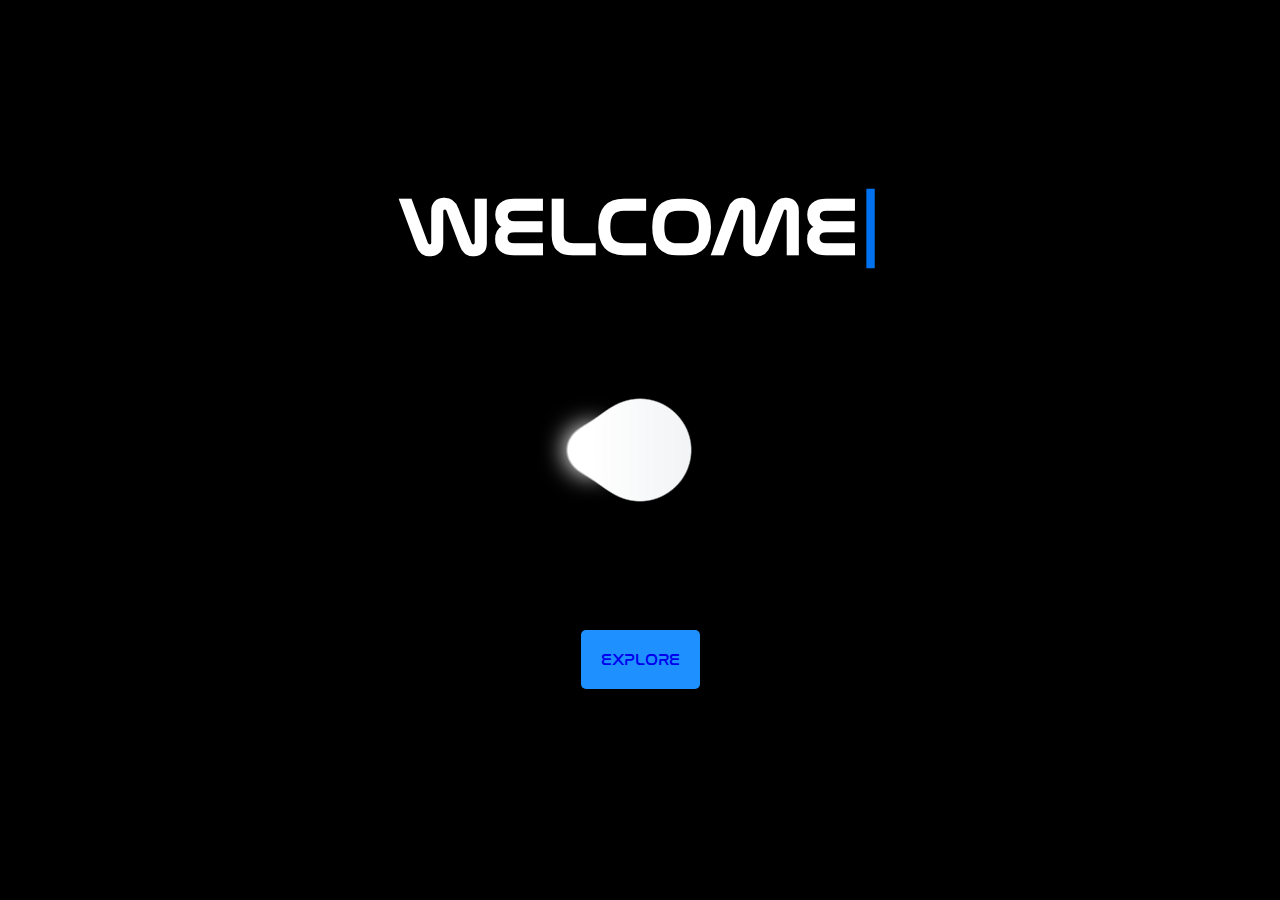
<file: index.html>
<!DOCTYPE html>
<html lang="en">
  <head>
    <meta charset="UTF-8" />
    <meta http-equiv="X-UA-Compatible" content="IE=edge" />
    <meta name="viewport" content="width=device-width, initial-scale=1.0" />
    <title>Typewriter Effect</title>
    <link rel="stylesheet" href="./CSS/typing.css">
  </head>
  <body>
    <div class="container">
        <div class="typing">
            <h1>
                <span id="typewriter"></span
                  ><span id="cursor">|</span>
                </h1>
        </div>
        <div class="model">
            <div class="blobs">
                <div class="blob four move"></div>
                <div class="norm blob one"></div>
              </div>
              
              <svg xmlns="http://www.w3.org/2000/svg" version="1.1">
                <defs>
                  <filter id="goo">
                    <feGaussianBlur in="SourceGraphic" stdDeviation="10" result="blur" />
                    <feColorMatrix in="blur" mode="matrix" values="1 0 0 0 0  0 1 0 0 0  0 0 1 0 0  0 0 0 18 -7" result="goo" />
                    <feBlend in="SourceGraphic" in2="goo" />
                    </filter>
                </defs>
              </svg>
        </div>
        <div class="button"><a href="./HTML/Home.html">EXPLORE</a></div>
    </div>
    
    <script>
      function sleep(ms) {
        return new Promise((resolve) => setTimeout(resolve, ms));
      }

      const phrases = ["WELCOME TO THE ECLIPSE WORLD!","WELCOME TO THE ECLIPSORERS!"];
      const el = document.getElementById("typewriter");

      let sleepTime = 100;

      let curPhraseIndex = 0;

      const writeLoop = async () => {
        while (true) {
          let curWord = phrases[curPhraseIndex];

          for (let i = 0; i < curWord.length; i++) {
            el.innerText = curWord.substring(0, i + 1);
            await sleep(sleepTime);
          }

          await sleep(sleepTime * 10);

          for (let i = curWord.length; i > 0; i--) {
            el.innerText = curWord.substring(0, i - 1);
            await sleep(sleepTime);
          }

          await sleep(sleepTime * 5);

          if (curPhraseIndex === phrases.length - 1) {
            curPhraseIndex = 0;
          } else {
            curPhraseIndex++;
          }
        }
      };

      writeLoop();
    </script>
  </body>
</html>
</file>
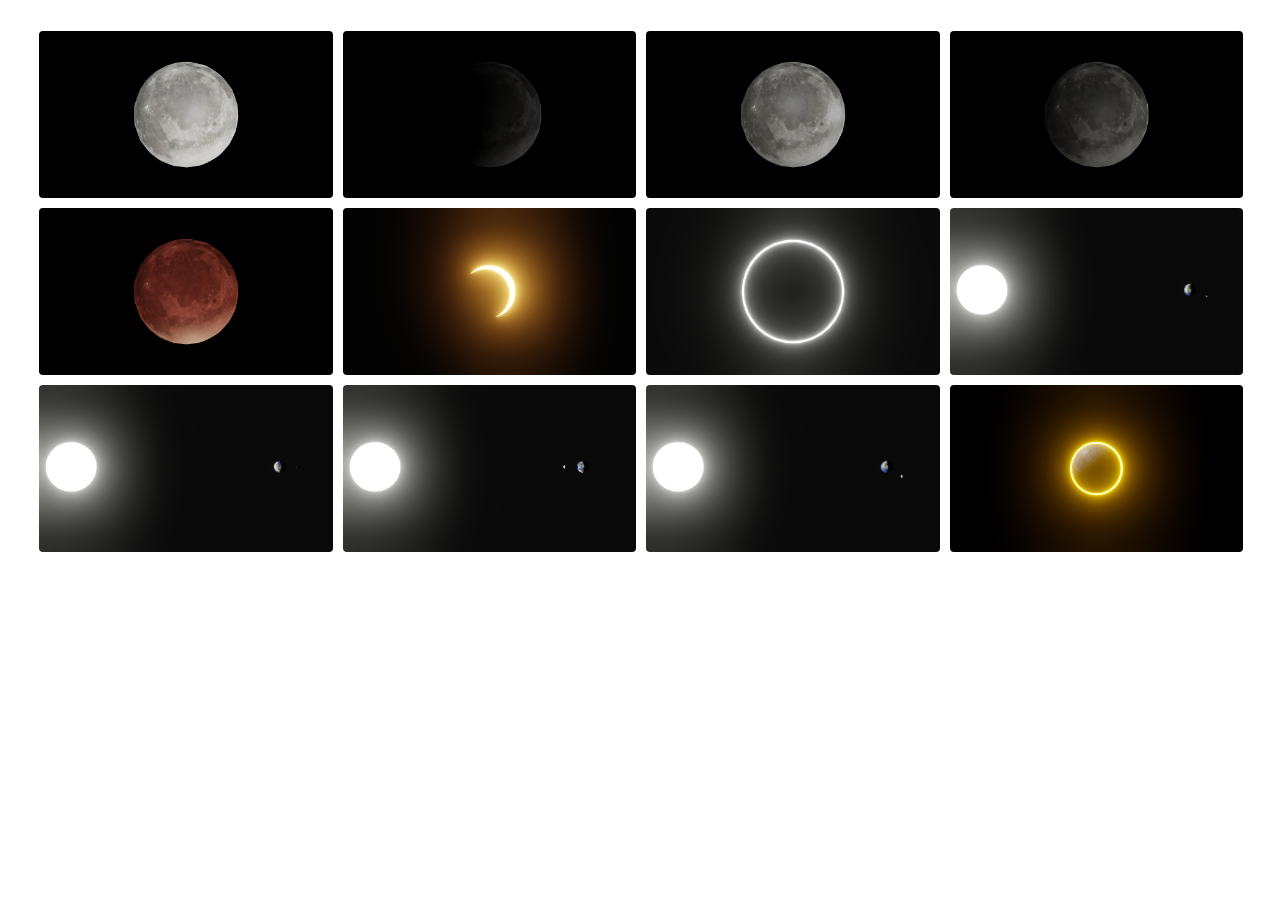
<file: HTML/gallery.html>
<!DOCTYPE html>
<html lang="en">
<head>
    <meta charset="UTF-8">
    <meta name="viewport" content="width=device-width, initial-scale=1.0">
    <title>Gallery</title>
</head>
<style>
    body{
        background-image: url("https://images.wallpaperscraft.com/image/single/stars_space_black_207055_3840x2400.jpg");
        background-repeat: no-repeat;
        background-size: cover;
    }
    .container{
        margin: 30px;
        display: grid;
        grid-template-columns: repeat(4,1fr);
        row-gap: 10px;
        column-gap: 10px;
    }
    img{
        width: 100%;
        height: 100%;
        border: 1px solid white;
        border-radius: 5px;
    }
</style>
<body>
    <div class="container">
        <img src="../Gallery/moon_normal.png" alt="Normal">
        <img src="../Gallery/moon_partial.png" alt="Partial">
        <img src="../Gallery/moon_penumbral.png" alt="penumbral">
        <img src="../Gallery/moon_penumbral1.png" alt="penumbral">
        <img src="../Gallery/moon_total.png" alt="total">
        <img src="../Gallery/partial.png" alt="partial">
        <img src="../Gallery/solar_eclipse.png"alt="solar">
        <img src="../Gallery/top_view2.png"alt="eclipse">
        <img src="../Gallery/top_view3.png"alt="eclipse">
        <img src="../Gallery/top_view4.png"alt="eclipse">
        <img src="../Gallery/top_view1.png"alt="eclipse">
        <img src="../Gallery/annular.png"alt="eclipse">
    </div>
</body>
</html>
</file>
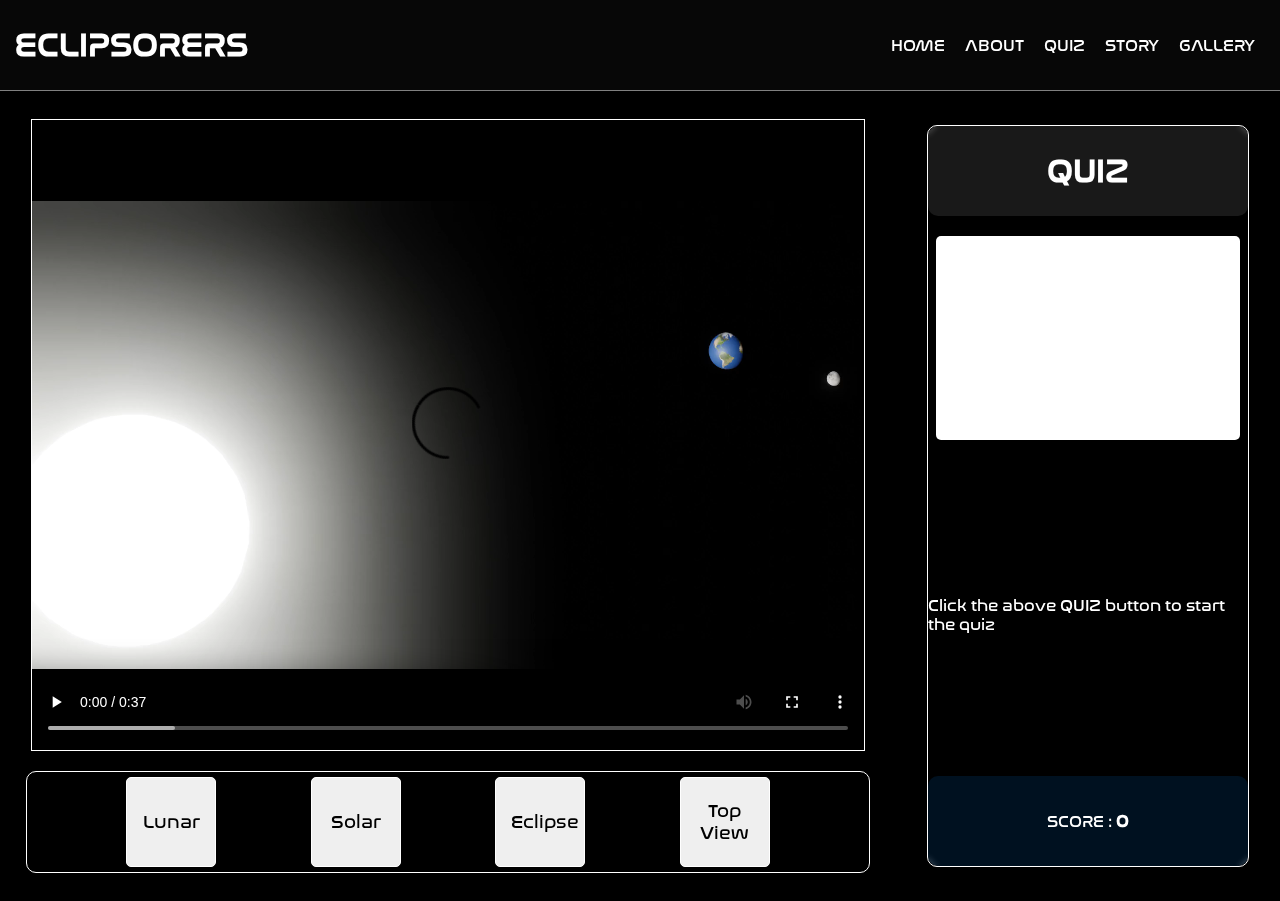
<file: HTML/Home.html>
<!DOCTYPE html>
<html lang="en">
<head>
    <meta charset="UTF-8">
    <meta name="viewport" content="width=device-width, initial-scale=1.0">
    <title>ECLIPSORERS</title>
    <link rel="stylesheet" href="../CSS/home.css">
    <script defer src="../js/quiz.js"></script>
</head>

<body class="centers">
    <div class="top ">
        <div class="name center">
            <h1>
                ECLIPSORERS
            </h1>

        </div>
        <div class="nav ">
            <a href="../index.html"><div class="navElement">Home</div></a>
            <a href="https://www.spaceappschallenge.org/2023/find-a-team/eclipsorers/?tab=members"><div class="navElement">About</div></a>
            <div class="navElement quizbtn">Quiz</div>
            <a href="../HTML/story.html"><div class="navElement storybtn">Story</div></a>
            <a href="../HTML/gallery.html"><div class="navElement gallery">gallery</div></a>
        </div>
    </div>
    <div class="page center">
        <div class="videoCont centers">
            <div class="video">
                <video class="Eclipses" width="100%" height="100%" controls>
                    <source src="../Videos/final.mkv" type="video/mp4">
                </video>
                <video class="eclipse lunar" width="100%" height="100%" controls>
                    <source src="../Videos/lunar_eclipse.mkv" type="video/mp4">
                </video>
                <video class="eclipse solar" width="100%" height="100%" controls>
                    <source src="../Videos/solarfull.mkv" type="video/mp4">
                </video>
                <video class="eclipse topview" width="100%" height="100%" controls>
                    <source src="../Videos/top_view.mkv" type="video/mp4">
                </video>
            </div>
            <div class="LunarSolarButton ">
                <button class="choose lunarbutton">Lunar</button>
                <button class="choose solarbutton">Solar</button>
                <button class="choose eclipsebutton">Eclipse</button>
                <button class="choose topviewbutton">Top View</button>
            </div>
        </div>
        <div class="quizCont centers">
            <div class="quiz">
                <div class="head center">
                    <h1>QUIZ</h1>
                </div>
                <div class="body">
                    <div class="question-cont ">
                        <div class="question"><!-- The cross-section of the objects involved in an astronomical eclipse is _____ shaped. --></div>
                        <div class="answer-cont">
                            <!-- <div class="answer center one">Star</div>
                            <div class="answer center two">Rectangular</div>
                            <div class="answer center three">Pentagon</div>
                            <div class="answer center four">Disk</div> -->
                            <p>Click the above QUIZ button to start the quiz</p>
                        </div>
                    </div>
                </div>
                <div class="foot">
                   <div class="previous f-button">PREV</div>
                   <div class="score">SCORE : <span class="s-value">0</span></div>
                   <div class="next f-button">NXT</div>
                </div>
            </div>
        </div>
    </div>
    
</body>

</html>
</file>
<file: CSS/typing.css>
@font-face {
    font-family: spaceUI;
    src: url(../fonts/nasalization-rg.otf);
}
      * {
        padding: 0;
        margin: 0;
        box-sizing: border-box;
        font-family: spaceUI;
      }
      .container{
        position: relative;
        display: flex;
        height: 100vh;
        background-image: url("https://images.wallpaperscraft.com/image/single/stars_space_black_207055_3840x2400.jpg");
        background-repeat: no-repeat;
        background-size: cover;
        background-attachment: fixed;
        background-color: black;
        padding: 150px 75px;
        animation: sky 20s infinite linear;
        justify-content: center;
      }
      .typing{
        position: absolute;
        top: 20%;
      }
      .model{ 
        width: 100%;     
}
      h1 {
        font-size: 80px;
      }

      #typewriter {
        color: white;
        font-weight: bold;
      }

      #cursor {
        color: #0072ef;
        animation: blink 1s linear infinite;
      }

      @keyframes blink {
        0% {
          opacity: 100%;
        }
        50% {
          opacity: 0%;
        }
      }

      .blobs{
  filter:url('#goo');
  position:fixed;
  left: 0;
  top: 0;
  width: 100%;
  height: 100%;
}

.one {
  left: 50%;
  animation: moon 20s infinite linear;
}
.four {
  left: calc(50% - 50px);
  transform: scale(0.5);
  animation: loader 20s infinite ease;
  filter: blur(25px);
  opacity: 1 !important;
  background: rgba(255,255,255,1) !important;
}
@keyframes loader {
  0% {transform: translate(500px, 0px) scale(0.9);}
  25% {transform: translate(45px, 0px) scale(0.9);}
  50% {transform: translate(-375px, 0px) scale(0.9);}
  75% {transform: translate(45px, 0px) scale(0.9);}
  100% {transform: translate(500px, 0px) scale(0.9);}
}

@keyframes moon {
  0% {background-position: 100% 50%;}
  17% {background-position: 50% 50%;}
  25% {background-position: 50% 50%;}
  50% {background-position: 0% 50%;}
  67% {background-position: 50% 50%;}
  75% {background-position: 50% 50%;}
  100% {background-position: 100% 50%;}
}

@keyframes sky {
  0% {background-image: url("https://images.wallpaperscraft.com/image/single/stars_space_black_207055_3840x2400.jpg");
        background-repeat: no-repeat;
        background-size: cover;
        background-attachment: fixed;}
  17.5% {background-image: url("https://images.wallpaperscraft.com/image/single/stars_space_black_207055_3840x2400.jpg");
        background-repeat: no-repeat;
        background-size: cover;
        background-attachment: fixed;}
  25% {background-image: url("https://images.wallpaperscraft.com/image/single/stars_space_black_207055_3840x2400.jpg");
        background-repeat: no-repeat;
        background-size: cover;
        background-attachment: fixed;}
  50% {background-image: url("https://images.wallpaperscraft.com/image/single/stars_space_black_207055_3840x2400.jpg");
        background-repeat: no-repeat;
        background-size: cover;
        background-attachment: fixed;}
  67.5% {background-image: url("https://images.wallpaperscraft.com/image/single/stars_space_black_207055_3840x2400.jpg");
        background-repeat: no-repeat;
        background-size: cover;
        background-attachment: fixed;}
  75% {background-image: url("https://images.wallpaperscraft.com/image/single/stars_space_black_207055_3840x2400.jpg");;}
  100% {background-repeat: no-repeat;
        background-size: cover;
        background-attachment: fixed;}
}

.blob{
  position:fixed;
  background: linear-gradient(90deg,#fff, #ECEFF1, #CFD8DC, #263238, #263238, #CFD8DC, #ECEFF1, #fff);
  
  background-size: 1000% 1000%;
  top:50%;
  width:100px;
  height:100px;
  line-height:100px;
  text-align:center;
  color:black;
  font-size:40px;
  border-radius:100%;
  margin-top:-50px;
  margin-left:-50px;
}

.norm {
  filter: blur(1px);
}

.button{
    position: absolute;
    display: flex;
    align-items: center;
    justify-content: center;
    background-color: white;
    top: 70%;
    padding: 20px;
    border-radius: 5px;
    background-color: dodgerblue;
    cursor: pointer;
}
a{
    text-decoration: none;
}
</file>
<file: CSS/home.css>
@font-face {
  font-family: spaceUI3;
  src: url(../fonts/nasalization-rg.otf);
}
html {
  scroll-behavior: smooth;
  font-family: spaceUI3;
}

body {
  margin: 0px;
  padding: 0px;
  background-color: black;
  background-image: url("https://images.wallpaperscraft.com/image/single/stars_space_black_207055_3840x2400.jpg");
  background-repeat: no-repeat;
  background-size: cover;
  color: white;
}

*::-webkit-scrollbar {
  display: none;
}

.center {
  display: flex;
  justify-content: center;
  align-items: center;
}

.centers {
  display: flex;
  justify-content: center;
  align-items: center;
  flex-direction: column;
}

.top {
  height: 10vh;
  width: 100vw;
  background-color: rgba(55, 55, 55, 0.127);
  backdrop-filter: blur(3px);
  border-bottom: 1px solid grey;
  display: flex;
  align-items: center;
  justify-content: space-between;
}

.page {
  height: 90vh;
  width: 100vw;
}

.name {
  height: inherit;
  /* width: 30vw; */
  margin-left: 15px;
}

.nav {
  height: inherit;
  /* width: 70vw; */
  display: flex;
  align-items: center;
  margin-right: 15px;
}

.navElement {
  margin: 10px;
  color: white;
  text-transform: uppercase;
  cursor: pointer;
  transition: 0.2s ease;
}
.navElement:hover{
  background-color: whitesmoke;
  color: black;
  padding: 10px;
  border-radius: 5px;
}
.videoCont {
  width: 70vw;
  height: inherit;
}

.quizCont {
  width: 30vw;
  height: inherit;
}

.video {
  height: 70vh;
  width: 65vw;
  border: 1px solid white;
  margin: 10px;
}

.LunarSolarButton {
  height: 10vh;
  width: 65vw;
  border-radius: 10px;
  border: 1px solid white;
  margin: 10px;
  display: flex;
  justify-content: space-evenly;
  align-items: center;
  padding: 5px;
}

.quiz {
  height: calc(80vh + 20px);
  width: 25vw;
  border-radius: 10px;
  border: 1px solid white;
  backdrop-filter: blur(6px);
  display: flex;
  flex-direction: column;
}

.head {
  height: 10vh;
  width: inherit;
  background-color: rgba(202, 202, 202, 0.127);
  backdrop-filter: blur(3px);
  border-radius: 10px;
}

.body {
  height: calc(60vh + 20px);
  width: inherit;
 
}

.foot {
  height: 10vh;
  width: inherit;
  background-color: rgba(0, 132, 255, 0.127);
  backdrop-filter: blur(3px);
  border-radius: 10px;
  display: flex;
  align-items: center;
  justify-content: space-evenly;
}


.body .question-cont{
  display: flex;
  flex-direction: column;
  align-items: center;
  height: 100%;
  width: 100%;
  gap: 15px;
}
.question{
  width: 90%;
  height: 35%;
  margin-top: 20px;
  border-radius: 5px;
  color: dodgerblue;
  display: flex;
  justify-content: center;
  align-items: center;
  padding: 8px;
  font-size: 18px;
  line-height: 2;
  background-color: white;
}
.answer-cont{
  width: 100%;
  height: 60%;
  display: flex;
  flex-direction: column;
  justify-content: space-evenly;
  align-items: center;
}
.answer{
  width: 90%;
  height: 15%;
  color: black;
  border-radius: 5px;
  cursor: pointer;
  background-color: white;
}
.foot .f-button{
  padding: 10px;
  color: black;
  border-radius: 5px;
  background-color: white;
  cursor: pointer;
  display: none;
}
.s-value{
  font-size: 18px;
  font-weight: bold;
}
a{
  text-decoration: none;
}
.choose{
  height: 100%;
  width: 5em;
  padding: 15px;
  font-family: spaceUI3;
  cursor: pointer;
  font-size: 18px;
  border: 1px solid white;
  border-radius: 5px;
  outline: none;
}
.choose:hover{
  background-color: lightgray;
}
.eclipse{
  display: none;
}
</file>
